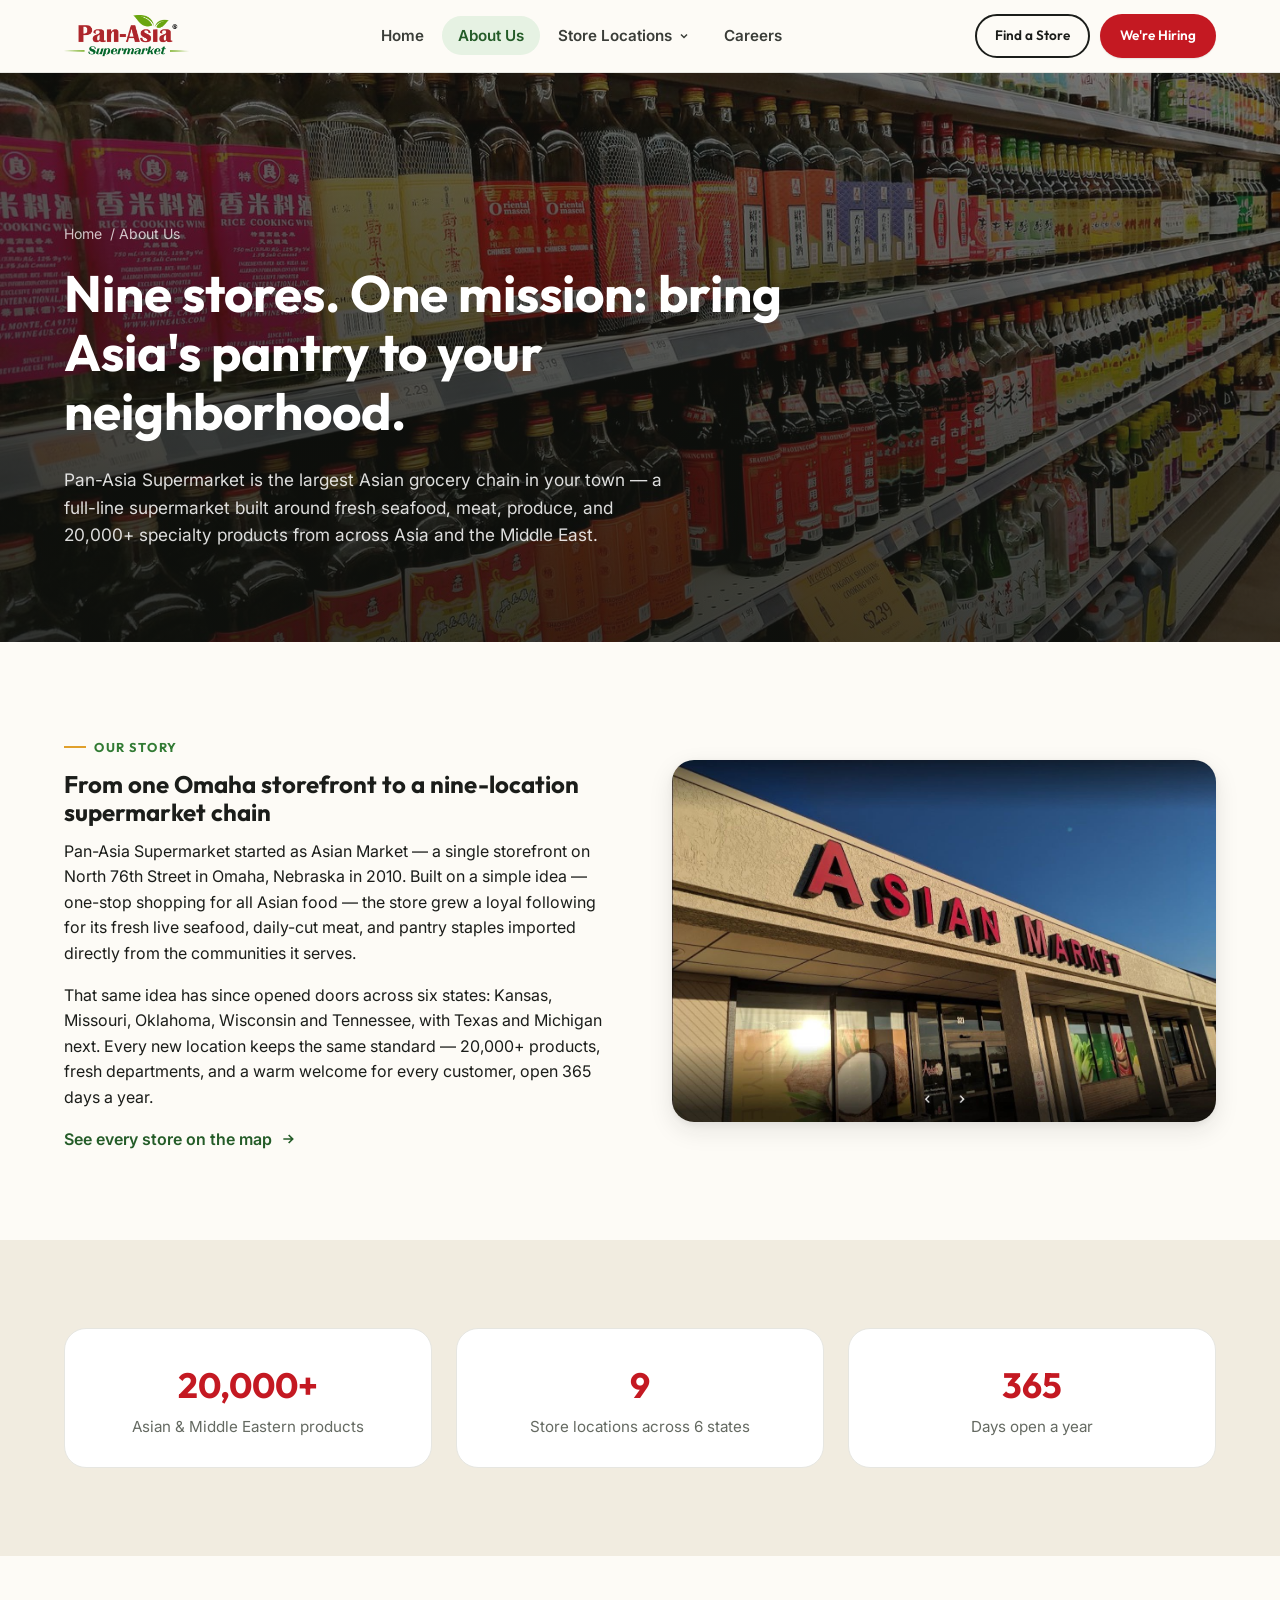
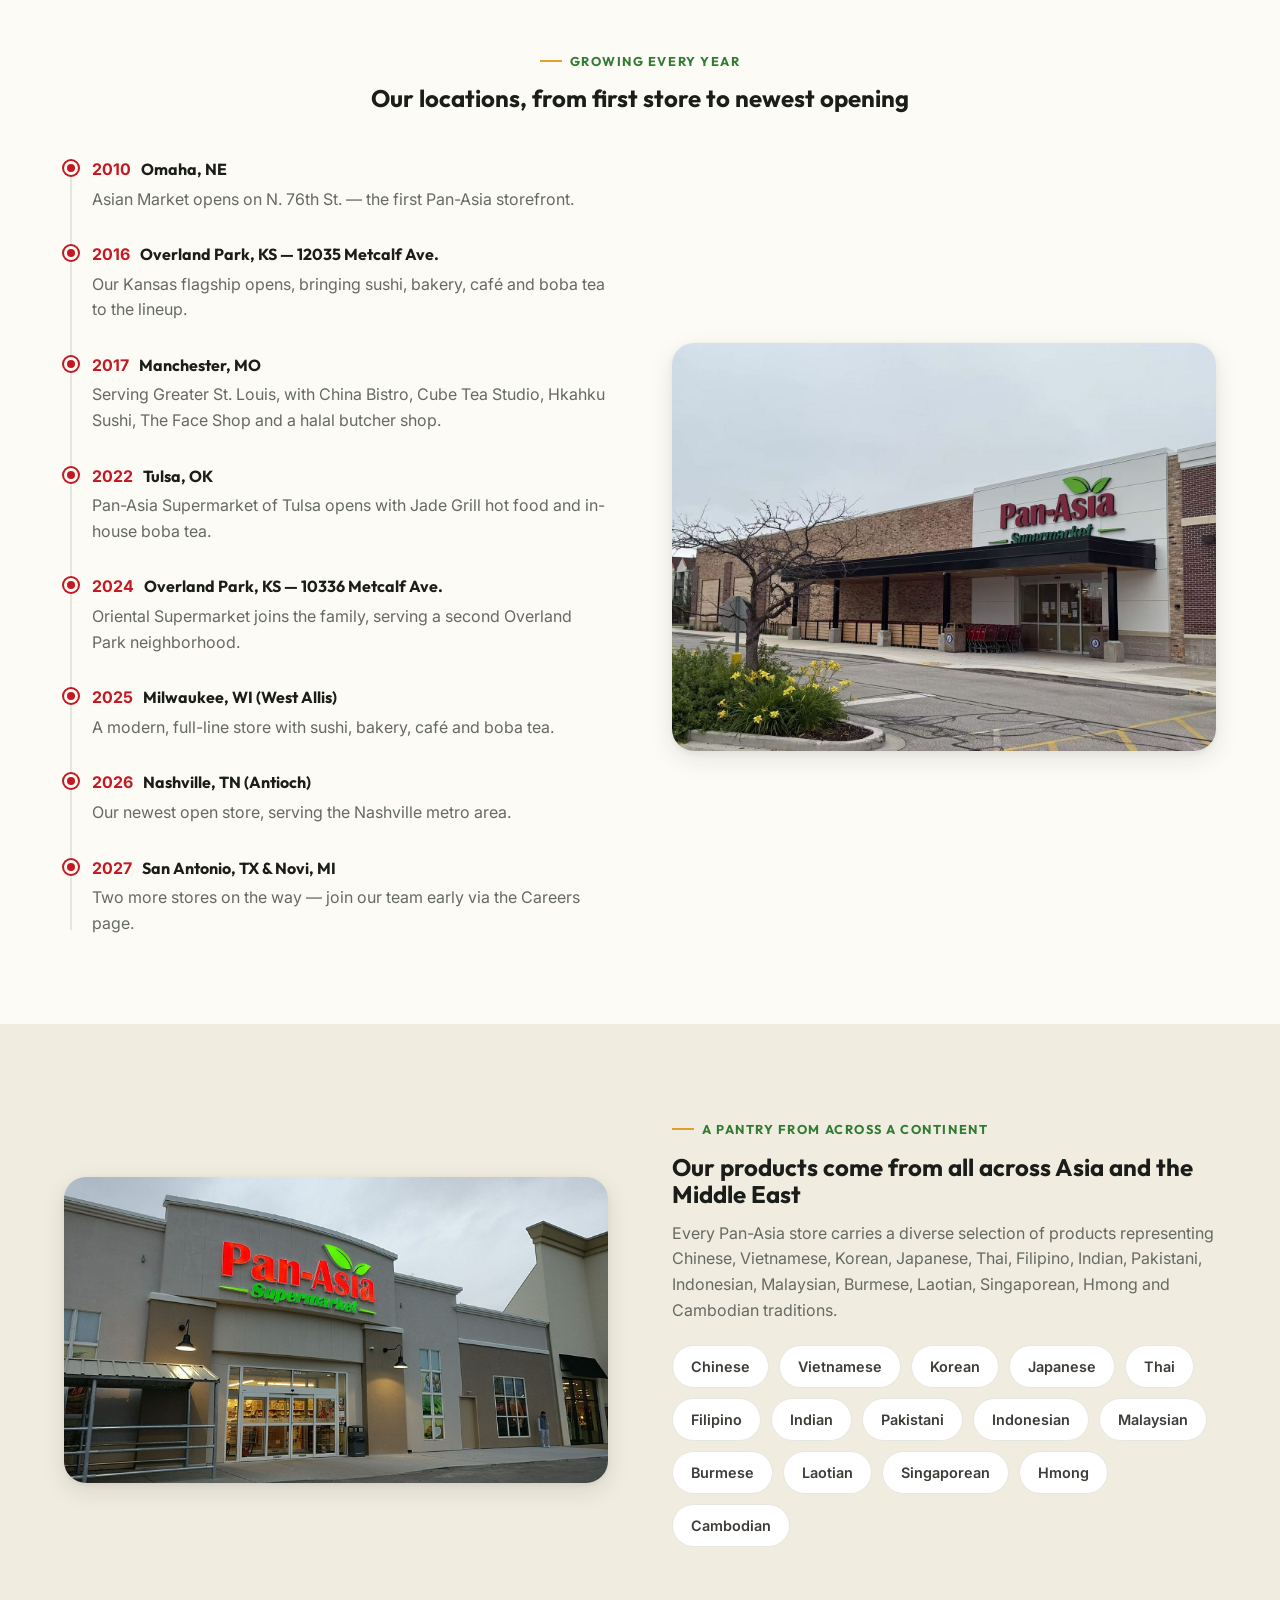
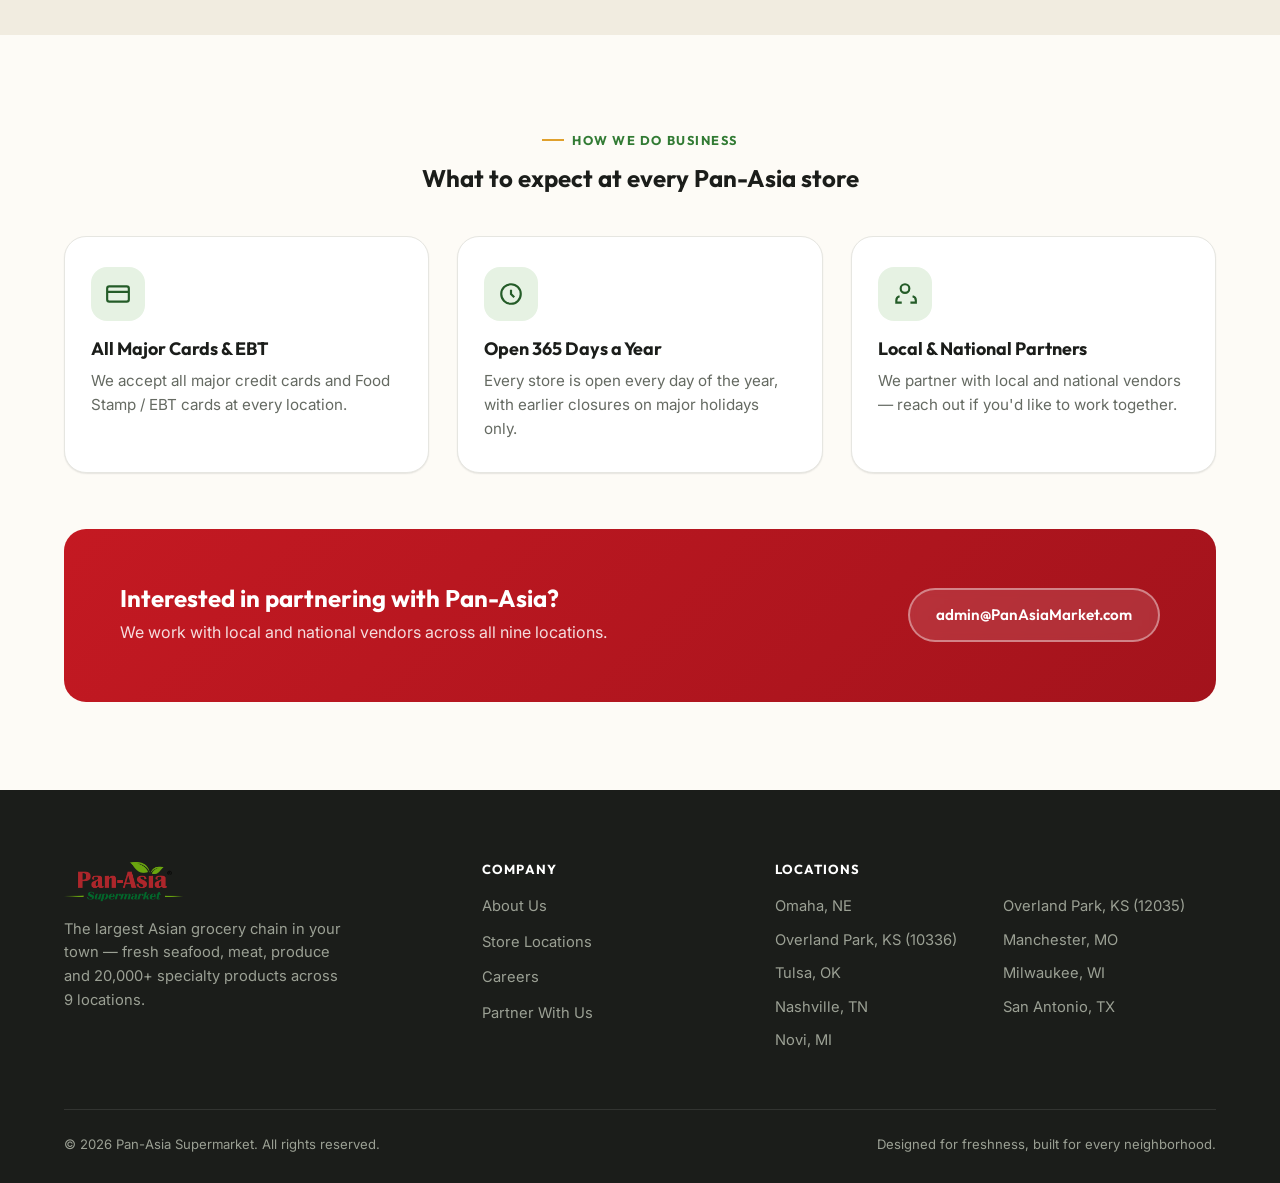
<file: about.html>
<!DOCTYPE html>
<html lang="en">
<head>
<meta charset="UTF-8">
<meta name="viewport" content="width=device-width, initial-scale=1.0">
<title>About Us | Pan-Asia Supermarket</title>
<meta name="description" content="From one Omaha storefront in 2010 to nine Asian grocery supermarkets across six states — learn the Pan-Asia Supermarket story.">
<link rel="icon" href="assets/images/panasiafavicon.jpg">
<link rel="stylesheet" href="css/styles.css">
</head>
<body>

<header class="site-header">
  <div class="header-inner">
    <a class="brand" href="index.html"><img src="assets/images/panasialogo-r.png" alt="Pan-Asia Supermarket logo"></a>
    <nav class="nav-desktop" aria-label="Primary">
      <ul>
        <li><a class="nav-link" href="index.html">Home</a></li>
        <li><a class="nav-link is-active" href="about.html">About Us</a></li>
        <li class="nav-item-dropdown">
          <a class="nav-link" href="locations.html">Store Locations
            <svg class="chev" width="12" height="12" viewBox="0 0 24 24" fill="none" stroke="currentColor" stroke-width="3"><path d="M6 9l6 6 6-6"/></svg>
          </a>
          <div class="dropdown-panel">
            <a class="dropdown-link" href="locations/omaha.html"><strong>Omaha, NE</strong><span>Asian Market · since 2010</span></a>
            <a class="dropdown-link" href="locations/overland-park-12035.html"><strong>Overland Park, KS</strong><span>12035 Metcalf Ave.</span></a>
            <a class="dropdown-link" href="locations/overland-park-10336.html"><strong>Overland Park, KS</strong><span>10336 Metcalf Ave. · Oriental Supermarket</span></a>
            <a class="dropdown-link" href="locations/manchester.html"><strong>Manchester, MO</strong><span>Greater St. Louis · since 2017</span></a>
            <a class="dropdown-link" href="locations/tulsa.html"><strong>Tulsa, OK</strong><span>since 2022</span></a>
            <a class="dropdown-link" href="locations/milwaukee.html"><strong>Milwaukee, WI</strong><span>West Allis · since 2025</span></a>
            <a class="dropdown-link" href="locations/nashville.html"><strong>Nashville, TN</strong><span>Antioch · since 2026</span></a>
            <a class="dropdown-link" href="locations/san-antonio.html"><strong>San Antonio, TX</strong><span class="tag-soon">Opening early 2027</span></a>
            <a class="dropdown-link" href="locations/novi.html"><strong>Novi, MI</strong><span class="tag-soon">Opening 2027</span></a>
          </div>
        </li>
        <li><a class="nav-link" href="employment.html">Careers</a></li>
      </ul>
    </nav>
    <div class="header-cta">
      <a class="btn btn-outline btn-sm" href="locations.html">Find a Store</a>
      <a class="btn btn-primary btn-sm" href="employment.html">We're Hiring</a>
    </div>
    <button class="nav-toggle" data-nav-toggle aria-label="Open menu">
      <svg viewBox="0 0 24 24" fill="none" stroke="currentColor" stroke-width="2"><path d="M3 6h18M3 12h18M3 18h18"/></svg>
    </button>
  </div>
</header>

<div class="nav-mobile" data-nav-mobile>
  <div class="nav-mobile-head">
    <img src="assets/images/panasialogo-r.png" alt="Pan-Asia Supermarket" style="height:34px;">
    <button class="nav-toggle" data-nav-close aria-label="Close menu">
      <svg viewBox="0 0 24 24" fill="none" stroke="currentColor" stroke-width="2"><path d="M6 6l12 12M6 18L18 6"/></svg>
    </button>
  </div>
  <div class="nav-mobile-body">
    <a class="nav-mobile-link" href="index.html">Home</a>
    <a class="nav-mobile-link" href="about.html">About Us</a>
    <a class="nav-mobile-link" href="locations.html">Store Locations</a>
    <a class="nav-mobile-link" href="employment.html">Careers</a>
    <div style="margin-top:24px; display:flex; flex-direction:column; gap:12px;">
      <a class="btn btn-outline btn-block" href="locations.html">Find a Store</a>
      <a class="btn btn-primary btn-block" href="employment.html">We're Hiring</a>
    </div>
  </div>
</div>

<section class="page-hero" style="background-image:url('assets/images/hero-8.jpg');">
  <div class="container">
    <div class="breadcrumb"><a href="index.html">Home</a> / About Us</div>
    <h1>Nine stores. One mission: bring Asia's pantry to your neighborhood.</h1>
    <p class="lead">Pan-Asia Supermarket is the largest Asian grocery chain in your town — a full-line supermarket built around fresh seafood, meat, produce, and 20,000+ specialty products from across Asia and the Middle East.</p>
  </div>
</section>

<section class="section">
  <div class="container">
    <div class="split">
      <div data-reveal>
        <div class="eyebrow">Our story</div>
        <h2>From one Omaha storefront to a nine-location supermarket chain</h2>
        <p>Pan-Asia Supermarket started as Asian Market — a single storefront on North 76th Street in Omaha, Nebraska in 2010. Built on a simple idea — one-stop shopping for all Asian food — the store grew a loyal following for its fresh live seafood, daily-cut meat, and pantry staples imported directly from the communities it serves.</p>
        <p>That same idea has since opened doors across six states: Kansas, Missouri, Oklahoma, Wisconsin and Tennessee, with Texas and Michigan next. Every new location keeps the same standard — 20,000+ products, fresh departments, and a warm welcome for every customer, open 365 days a year.</p>
        <a class="back-link" href="locations.html">See every store on the map
          <svg viewBox="0 0 24 24" fill="none" stroke="currentColor" stroke-width="2.5"><path d="M5 12h14M13 6l6 6-6 6"/></svg>
        </a>
      </div>
      <div class="split-media" data-reveal>
        <img src="assets/images/hero-4.jpg" alt="Asian Market, Pan-Asia Supermarket's original Omaha, NE storefront">
      </div>
    </div>
  </div>
</section>

<section class="section section--alt">
  <div class="container">
    <div class="stat-row" data-reveal>
      <div class="stat-block"><strong>20,000+</strong><span>Asian &amp; Middle Eastern products</span></div>
      <div class="stat-block"><strong>9</strong><span>Store locations across 6 states</span></div>
      <div class="stat-block"><strong>365</strong><span>Days open a year</span></div>
    </div>
  </div>
</section>

<section class="section">
  <div class="container">
    <div class="section-head section-head--center">
      <div class="eyebrow">Growing every year</div>
      <h2>Our locations, from first store to newest opening</h2>
    </div>
    <div class="split">
      <div class="timeline" data-reveal>
        <div class="timeline-item">
          <span class="timeline-year">2010</span><strong>Omaha, NE</strong>
          <p>Asian Market opens on N. 76th St. — the first Pan-Asia storefront.</p>
        </div>
        <div class="timeline-item">
          <span class="timeline-year">2016</span><strong>Overland Park, KS — 12035 Metcalf Ave.</strong>
          <p>Our Kansas flagship opens, bringing sushi, bakery, café and boba tea to the lineup.</p>
        </div>
        <div class="timeline-item">
          <span class="timeline-year">2017</span><strong>Manchester, MO</strong>
          <p>Serving Greater St. Louis, with China Bistro, Cube Tea Studio, Hkahku Sushi, The Face Shop and a halal butcher shop.</p>
        </div>
        <div class="timeline-item">
          <span class="timeline-year">2022</span><strong>Tulsa, OK</strong>
          <p>Pan-Asia Supermarket of Tulsa opens with Jade Grill hot food and in-house boba tea.</p>
        </div>
        <div class="timeline-item">
          <span class="timeline-year">2024</span><strong>Overland Park, KS — 10336 Metcalf Ave.</strong>
          <p>Oriental Supermarket joins the family, serving a second Overland Park neighborhood.</p>
        </div>
        <div class="timeline-item">
          <span class="timeline-year">2025</span><strong>Milwaukee, WI (West Allis)</strong>
          <p>A modern, full-line store with sushi, bakery, café and boba tea.</p>
        </div>
        <div class="timeline-item">
          <span class="timeline-year">2026</span><strong>Nashville, TN (Antioch)</strong>
          <p>Our newest open store, serving the Nashville metro area.</p>
        </div>
        <div class="timeline-item">
          <span class="timeline-year">2027</span><strong>San Antonio, TX &amp; Novi, MI</strong>
          <p>Two more stores on the way — join our team early via the Careers page.</p>
        </div>
      </div>
      <div class="split-media" data-reveal>
        <img src="assets/images/hero-2.jpg" alt="Pan-Asia Supermarket storefront exterior">
      </div>
    </div>
  </div>
</section>

<section class="section section--alt">
  <div class="container">
    <div class="split">
      <div class="split-media" data-reveal>
        <img src="assets/images/hero-1.jpg" alt="Grocery aisle stocked with Korean sauces and pantry staples">
      </div>
      <div data-reveal>
        <div class="eyebrow">A pantry from across a continent</div>
        <h2>Our products come from all across Asia and the Middle East</h2>
        <p class="color-muted">Every Pan-Asia store carries a diverse selection of products representing Chinese, Vietnamese, Korean, Japanese, Thai, Filipino, Indian, Pakistani, Indonesian, Malaysian, Burmese, Laotian, Singaporean, Hmong and Cambodian traditions.</p>
        <div class="pill-list" style="margin-top:22px;">
          <span class="pill">Chinese</span><span class="pill">Vietnamese</span><span class="pill">Korean</span>
          <span class="pill">Japanese</span><span class="pill">Thai</span><span class="pill">Filipino</span>
          <span class="pill">Indian</span><span class="pill">Pakistani</span><span class="pill">Indonesian</span>
          <span class="pill">Malaysian</span><span class="pill">Burmese</span><span class="pill">Laotian</span>
          <span class="pill">Singaporean</span><span class="pill">Hmong</span><span class="pill">Cambodian</span>
        </div>
      </div>
    </div>
  </div>
</section>

<section class="section">
  <div class="container">
    <div class="section-head section-head--center">
      <div class="eyebrow">How we do business</div>
      <h2>What to expect at every Pan-Asia store</h2>
    </div>
    <div class="grid grid-3">
      <div class="card feature-card" data-reveal>
        <div class="feature-icon"><svg viewBox="0 0 24 24" fill="none" stroke="currentColor" stroke-width="2"><rect x="2" y="5" width="20" height="14" rx="2"/><path d="M2 10h20"/></svg></div>
        <h3>All Major Cards &amp; EBT</h3>
        <p>We accept all major credit cards and Food Stamp / EBT cards at every location.</p>
      </div>
      <div class="card feature-card" data-reveal>
        <div class="feature-icon"><svg viewBox="0 0 24 24" fill="none" stroke="currentColor" stroke-width="2"><path d="M12 8v4l3 3"/><circle cx="12" cy="12" r="9"/></svg></div>
        <h3>Open 365 Days a Year</h3>
        <p>Every store is open every day of the year, with earlier closures on major holidays only.</p>
      </div>
      <div class="card feature-card" data-reveal>
        <div class="feature-icon"><svg viewBox="0 0 24 24" fill="none" stroke="currentColor" stroke-width="2"><path d="M17 20h5v-2a4 4 0 0 0-3-3.87M9 20H4v-2a4 4 0 0 1 3-3.87m5-3.13a4 4 0 1 0 0-8 4 4 0 0 0 0 8z"/></svg></div>
        <h3>Local &amp; National Partners</h3>
        <p>We partner with local and national vendors — reach out if you'd like to work together.</p>
      </div>
    </div>
    <div class="cta-banner" style="margin-top:56px;" data-reveal>
      <div>
        <h2>Interested in partnering with Pan-Asia?</h2>
        <p>We work with local and national vendors across all nine locations.</p>
      </div>
      <a class="btn btn-ghost-light" href="mailto:admin@panasiamarket.com">admin@PanAsiaMarket.com</a>
    </div>
  </div>
</section>

<footer class="site-footer">
  <div class="container">
    <div class="footer-grid">
      <div class="footer-brand">
        <img src="assets/images/panasialogo-r.png" alt="Pan-Asia Supermarket">
        <p>The largest Asian grocery chain in your town — fresh seafood, meat, produce and 20,000+ specialty products across 9 locations.</p>
      </div>
      <div class="footer-col">
        <h4>Company</h4>
        <ul>
          <li><a href="about.html">About Us</a></li>
          <li><a href="locations.html">Store Locations</a></li>
          <li><a href="employment.html">Careers</a></li>
          <li><a href="mailto:admin@panasiamarket.com">Partner With Us</a></li>
        </ul>
      </div>
      <div class="footer-col">
        <h4>Locations</h4>
        <ul class="footer-locations-grid"><li><a href="locations/omaha.html">Omaha, NE</a></li><li><a href="locations/overland-park-12035.html">Overland Park, KS (12035)</a></li><li><a href="locations/overland-park-10336.html">Overland Park, KS (10336)</a></li><li><a href="locations/manchester.html">Manchester, MO</a></li><li><a href="locations/tulsa.html">Tulsa, OK</a></li><li><a href="locations/milwaukee.html">Milwaukee, WI</a></li><li><a href="locations/nashville.html">Nashville, TN</a></li><li><a href="locations/san-antonio.html">San Antonio, TX</a></li><li><a href="locations/novi.html">Novi, MI</a></li></ul>
      </div>
    </div>
    <div class="footer-bottom">
      <span>© <span data-year>2026</span> Pan-Asia Supermarket. All rights reserved.</span>
      <span>Designed for freshness, built for every neighborhood.</span>
    </div>
  </div>
</footer>

<script src="js/main.js"></script>
</body>
</html>
</file>
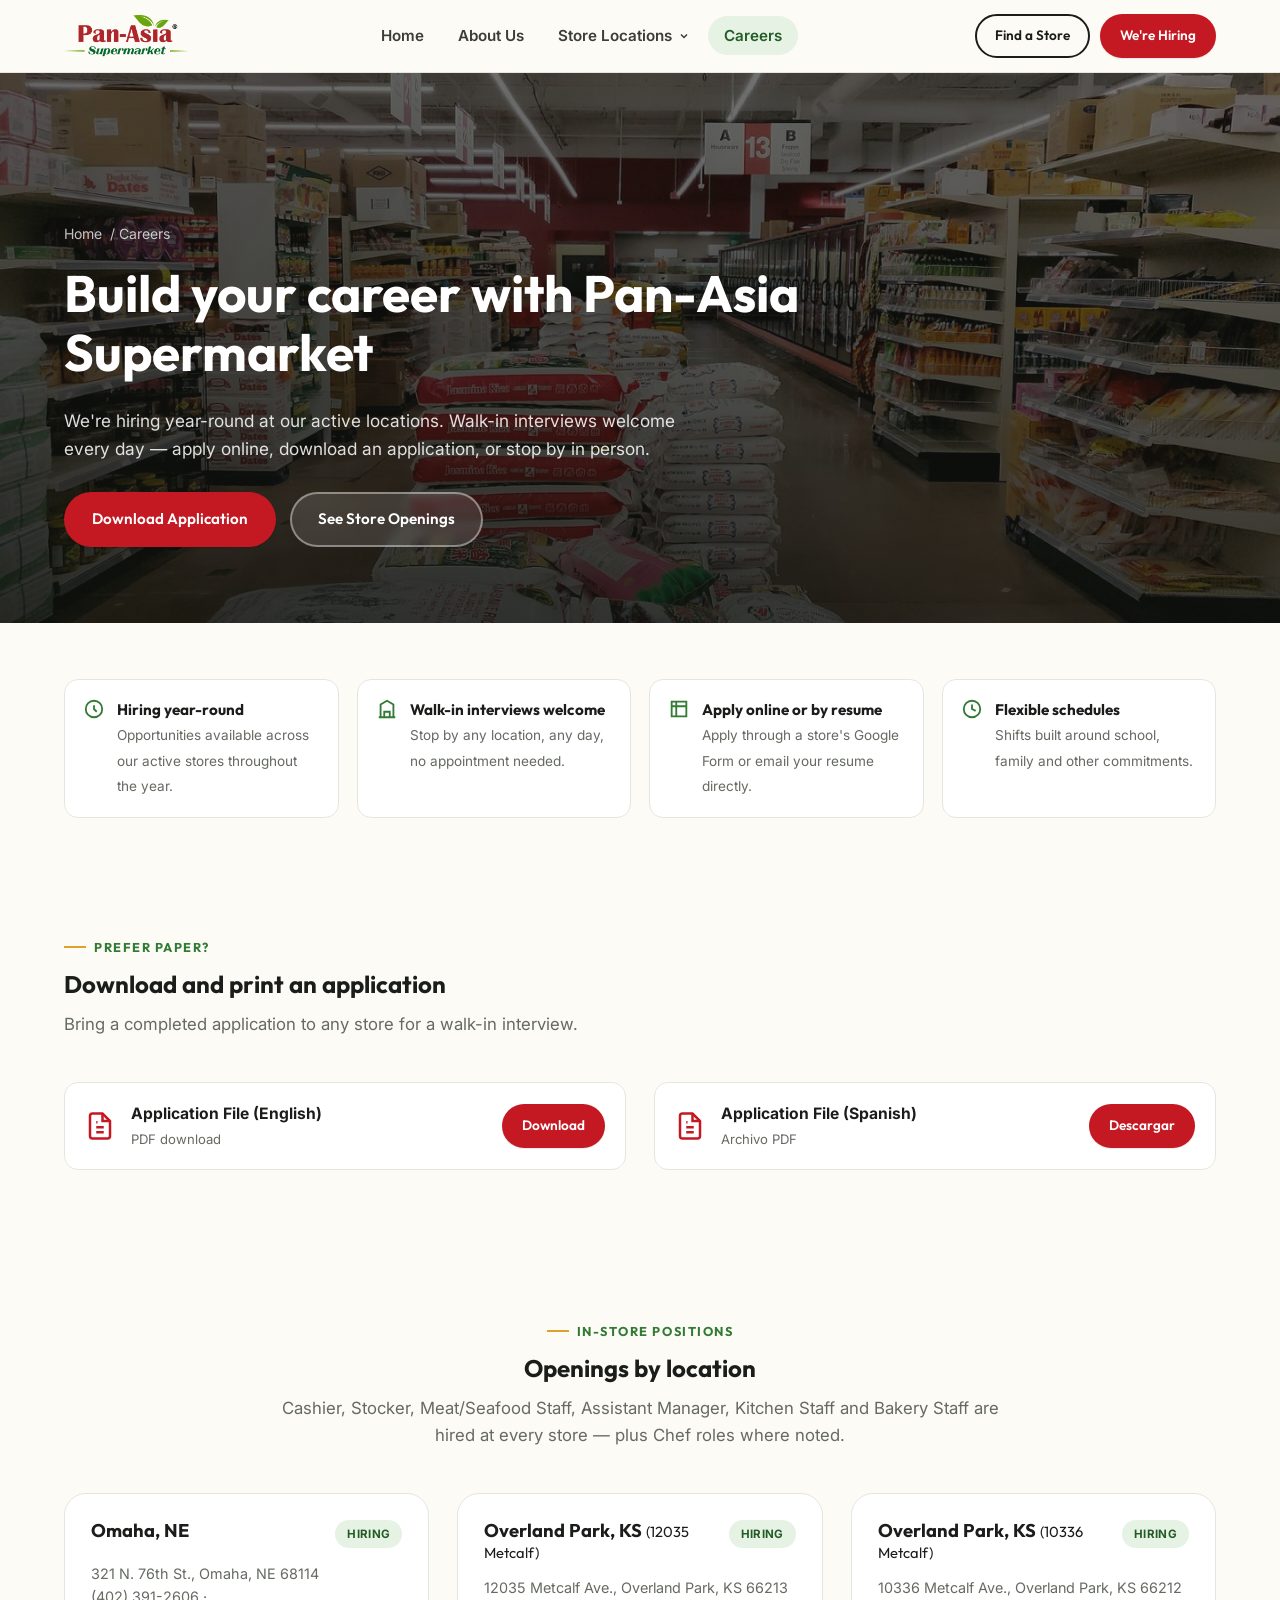
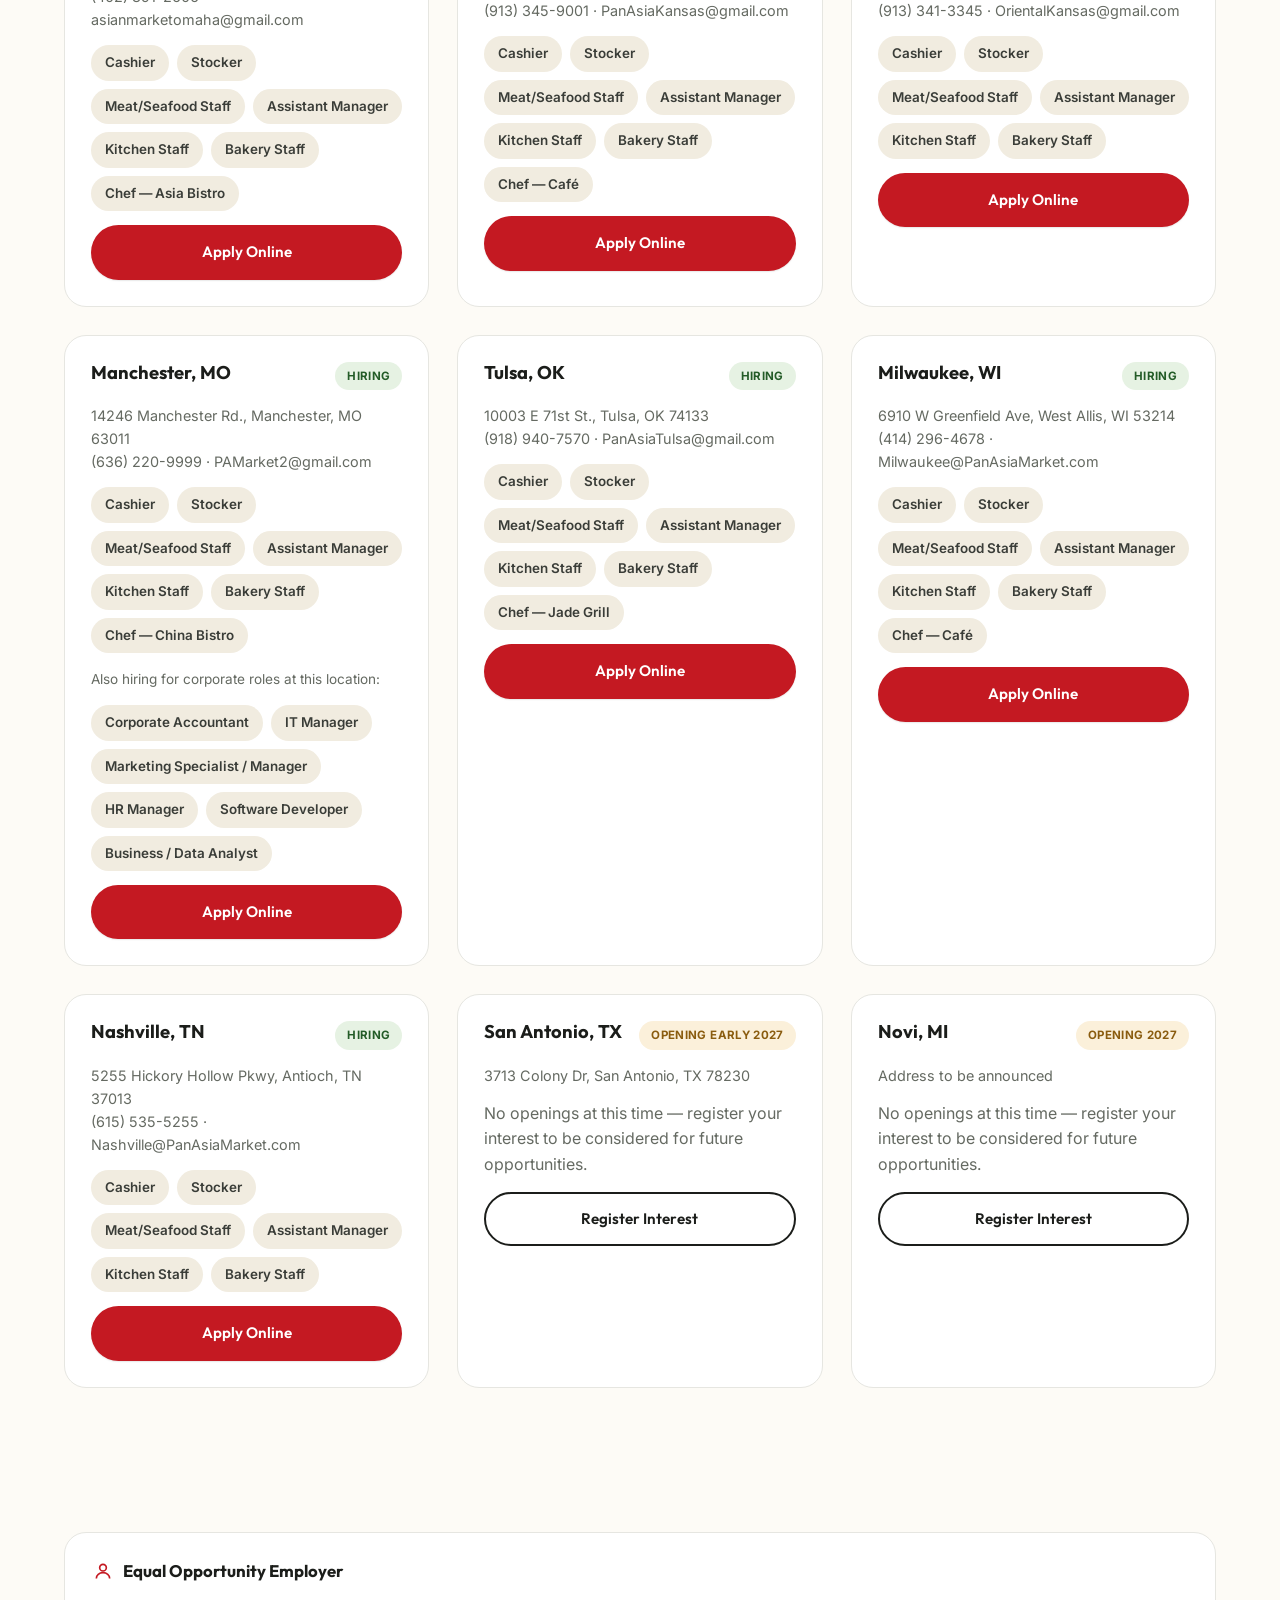
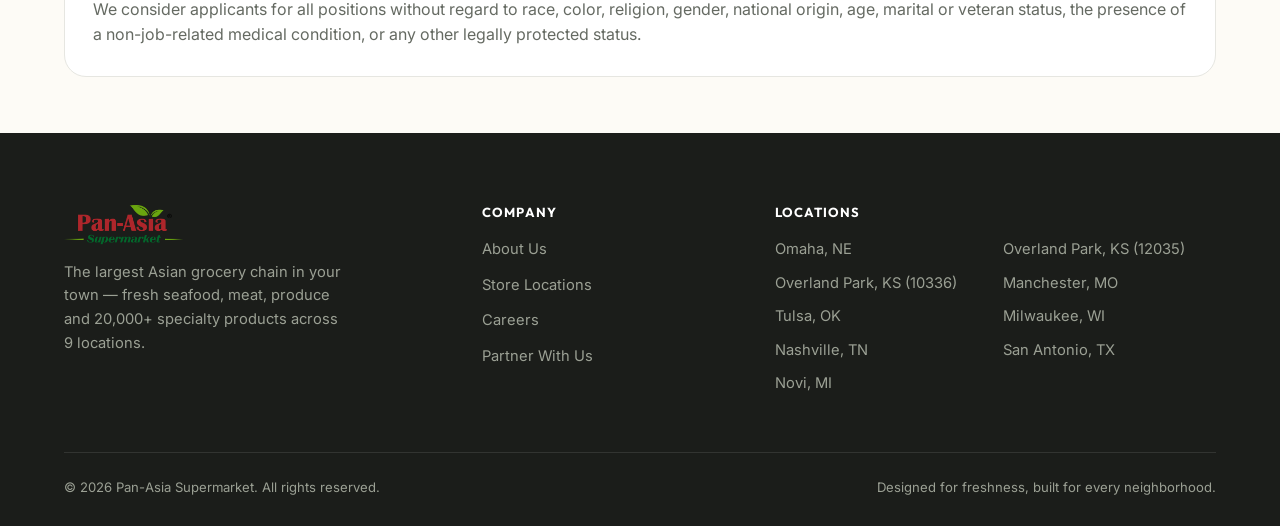
<file: employment.html>
<!DOCTYPE html>
<html lang="en">
<head>
<meta charset="UTF-8">
<meta name="viewport" content="width=device-width, initial-scale=1.0">
<title>Careers | Pan-Asia Supermarket</title>
<meta name="description" content="Join Pan-Asia Supermarket. Hiring all year round across 7 open locations — walk-in interviews welcome, apply online or download our application.">
<link rel="icon" href="assets/images/panasiafavicon.jpg">
<link rel="stylesheet" href="css/styles.css">
</head>
<body>

<header class="site-header">
  <div class="header-inner">
    <a class="brand" href="index.html"><img src="assets/images/panasialogo-r.png" alt="Pan-Asia Supermarket logo"></a>
    <nav class="nav-desktop" aria-label="Primary">
      <ul>
        <li><a class="nav-link" href="index.html">Home</a></li>
        <li><a class="nav-link" href="about.html">About Us</a></li>
        <li class="nav-item-dropdown">
          <a class="nav-link" href="locations.html">Store Locations
            <svg class="chev" width="12" height="12" viewBox="0 0 24 24" fill="none" stroke="currentColor" stroke-width="3"><path d="M6 9l6 6 6-6"/></svg>
          </a>
          <div class="dropdown-panel">
            <a class="dropdown-link" href="locations/omaha.html"><strong>Omaha, NE</strong><span>Asian Market · since 2010</span></a>
            <a class="dropdown-link" href="locations/overland-park-12035.html"><strong>Overland Park, KS</strong><span>12035 Metcalf Ave.</span></a>
            <a class="dropdown-link" href="locations/overland-park-10336.html"><strong>Overland Park, KS</strong><span>10336 Metcalf Ave. · Oriental Supermarket</span></a>
            <a class="dropdown-link" href="locations/manchester.html"><strong>Manchester, MO</strong><span>Greater St. Louis · since 2017</span></a>
            <a class="dropdown-link" href="locations/tulsa.html"><strong>Tulsa, OK</strong><span>since 2022</span></a>
            <a class="dropdown-link" href="locations/milwaukee.html"><strong>Milwaukee, WI</strong><span>West Allis · since 2025</span></a>
            <a class="dropdown-link" href="locations/nashville.html"><strong>Nashville, TN</strong><span>Antioch · since 2026</span></a>
            <a class="dropdown-link" href="locations/san-antonio.html"><strong>San Antonio, TX</strong><span class="tag-soon">Opening early 2027</span></a>
            <a class="dropdown-link" href="locations/novi.html"><strong>Novi, MI</strong><span class="tag-soon">Opening 2027</span></a>
          </div>
        </li>
        <li><a class="nav-link is-active" href="employment.html">Careers</a></li>
      </ul>
    </nav>
    <div class="header-cta">
      <a class="btn btn-outline btn-sm" href="locations.html">Find a Store</a>
      <a class="btn btn-primary btn-sm" href="#apply">We're Hiring</a>
    </div>
    <button class="nav-toggle" data-nav-toggle aria-label="Open menu">
      <svg viewBox="0 0 24 24" fill="none" stroke="currentColor" stroke-width="2"><path d="M3 6h18M3 12h18M3 18h18"/></svg>
    </button>
  </div>
</header>

<div class="nav-mobile" data-nav-mobile>
  <div class="nav-mobile-head">
    <img src="assets/images/panasialogo-r.png" alt="Pan-Asia Supermarket" style="height:34px;">
    <button class="nav-toggle" data-nav-close aria-label="Close menu">
      <svg viewBox="0 0 24 24" fill="none" stroke="currentColor" stroke-width="2"><path d="M6 6l12 12M6 18L18 6"/></svg>
    </button>
  </div>
  <div class="nav-mobile-body">
    <a class="nav-mobile-link" href="index.html">Home</a>
    <a class="nav-mobile-link" href="about.html">About Us</a>
    <a class="nav-mobile-link" href="locations.html">Store Locations</a>
    <a class="nav-mobile-link" href="employment.html">Careers</a>
    <div style="margin-top:24px; display:flex; flex-direction:column; gap:12px;">
      <a class="btn btn-outline btn-block" href="locations.html">Find a Store</a>
      <a class="btn btn-primary btn-block" href="#apply">We're Hiring</a>
    </div>
  </div>
</div>

<section class="page-hero" style="background-image:url('assets/images/hero-10.jpg');">
  <div class="container">
    <div class="breadcrumb"><a href="index.html">Home</a> / Careers</div>
    <h1>Build your career with Pan-Asia Supermarket</h1>
    <p class="lead">We're hiring year-round at our active locations. Walk-in interviews welcome every day — apply online, download an application, or stop by in person.</p>
    <div class="hero-actions">
      <a class="btn btn-primary" href="#apply">Download Application</a>
      <a class="btn btn-ghost-light" href="#stores">See Store Openings</a>
    </div>
  </div>
</section>

<section class="section--tight">
  <div class="container">
    <div class="perk-row" data-reveal>
      <div class="perk">
        <svg viewBox="0 0 24 24" fill="none" stroke="currentColor" stroke-width="2"><path d="M12 8v4l3 3"/><circle cx="12" cy="12" r="9"/></svg>
        <div><strong>Hiring year-round</strong><span>Opportunities available across our active stores throughout the year.</span></div>
      </div>
      <div class="perk">
        <svg viewBox="0 0 24 24" fill="none" stroke="currentColor" stroke-width="2"><path d="M3 21h18M5 21V7l7-4 7 4v14M9 21v-6h6v6"/></svg>
        <div><strong>Walk-in interviews welcome</strong><span>Stop by any location, any day, no appointment needed.</span></div>
      </div>
      <div class="perk">
        <svg viewBox="0 0 24 24" fill="none" stroke="currentColor" stroke-width="2"><path d="M4 4h16v16H4z"/><path d="M4 9h16M9 4v16"/></svg>
        <div><strong>Apply online or by resume</strong><span>Apply through a store's Google Form or email your resume directly.</span></div>
      </div>
      <div class="perk">
        <svg viewBox="0 0 24 24" fill="none" stroke="currentColor" stroke-width="2"><circle cx="12" cy="12" r="9"/><path d="M12 7v5l4 2"/></svg>
        <div><strong>Flexible schedules</strong><span>Shifts built around school, family and other commitments.</span></div>
      </div>
    </div>
  </div>
</section>

<!-- Application downloads -->
<section class="section--tight" id="apply">
  <div class="container">
    <div class="section-head">
      <div class="eyebrow">Prefer paper?</div>
      <h2>Download and print an application</h2>
      <p>Bring a completed application to any store for a walk-in interview.</p>
    </div>
    <div class="grid grid-2">
      <div class="doc-download" data-reveal>
        <svg viewBox="0 0 24 24" fill="none" stroke="currentColor" stroke-width="2"><path d="M14 2H6a2 2 0 0 0-2 2v16a2 2 0 0 0 2 2h12a2 2 0 0 0 2-2V8z"/><path d="M14 2v6h6M9 13h6M9 17h6M9 9h1"/></svg>
        <div><strong>Application File (English)</strong><span>PDF download</span></div>
        <a class="btn btn-primary btn-sm" href="https://nebula.wsimg.com/dada88bcee5e4b6735b39484ee946d58?AccessKeyId=74F373F759FB5B78BCC8&disposition=0&alloworigin=1" target="_blank" rel="noopener">Download</a>
      </div>
      <div class="doc-download" data-reveal>
        <svg viewBox="0 0 24 24" fill="none" stroke="currentColor" stroke-width="2"><path d="M14 2H6a2 2 0 0 0-2 2v16a2 2 0 0 0 2 2h12a2 2 0 0 0 2-2V8z"/><path d="M14 2v6h6M9 13h6M9 17h6M9 9h1"/></svg>
        <div><strong>Application File (Spanish)</strong><span>Archivo PDF</span></div>
        <a class="btn btn-primary btn-sm" href="https://nebula.wsimg.com/02bb03bfd777dec1d83e5ca2f2322f2b?AccessKeyId=74F373F759FB5B78BCC8&disposition=0&alloworigin=1" target="_blank" rel="noopener">Descargar</a>
      </div>
    </div>
  </div>
</section>

<!-- Store-level openings -->
<section class="section" id="stores">
  <div class="container">
    <div class="section-head section-head--center">
      <div class="eyebrow">In-store positions</div>
      <h2>Openings by location</h2>
      <p>Cashier, Stocker, Meat/Seafood Staff, Assistant Manager, Kitchen Staff and Bakery Staff are hired at every store — plus Chef roles where noted.</p>
    </div>

    <div class="grid grid-3" style="align-items:stretch;">

      <div class="job-card" data-reveal>
        <div class="job-card-head"><h3>Omaha, NE</h3><span class="badge badge-open">Hiring</span></div>
        <span class="color-muted" style="font-size:0.9rem;">321 N. 76th St., Omaha, NE 68114<br>(402) 391-2606 · asianmarketomaha@gmail.com</span>
        <div class="position-list">
          <span class="position-chip">Cashier</span><span class="position-chip">Stocker</span><span class="position-chip">Meat/Seafood Staff</span><span class="position-chip">Assistant Manager</span><span class="position-chip">Kitchen Staff</span><span class="position-chip">Bakery Staff</span><span class="position-chip">Chef — Asia Bistro</span>
        </div>
        <a class="btn btn-primary btn-block" href="https://docs.google.com/forms/d/1QfgeqlTwi9KZdfq7MPmSGV2q_AFLUQQDCKXUl0NytFM/viewform" target="_blank" rel="noopener">Apply Online</a>
      </div>

      <div class="job-card" data-reveal>
        <div class="job-card-head"><h3>Overland Park, KS <span style="font-weight:400;font-size:0.8em;">(12035 Metcalf)</span></h3><span class="badge badge-open">Hiring</span></div>
        <span class="color-muted" style="font-size:0.9rem;">12035 Metcalf Ave., Overland Park, KS 66213<br>(913) 345-9001 · PanAsiaKansas@gmail.com</span>
        <div class="position-list">
          <span class="position-chip">Cashier</span><span class="position-chip">Stocker</span><span class="position-chip">Meat/Seafood Staff</span><span class="position-chip">Assistant Manager</span><span class="position-chip">Kitchen Staff</span><span class="position-chip">Bakery Staff</span><span class="position-chip">Chef — Café</span>
        </div>
        <a class="btn btn-primary btn-block" href="https://docs.google.com/forms/d/1OJLPezBhRrxGj7rfa7PMu_tRhgiJ7G7_CvMh8ncsm3k/viewform" target="_blank" rel="noopener">Apply Online</a>
      </div>

      <div class="job-card" data-reveal>
        <div class="job-card-head"><h3>Overland Park, KS <span style="font-weight:400;font-size:0.8em;">(10336 Metcalf)</span></h3><span class="badge badge-open">Hiring</span></div>
        <span class="color-muted" style="font-size:0.9rem;">10336 Metcalf Ave., Overland Park, KS 66212<br>(913) 341-3345 · OrientalKansas@gmail.com</span>
        <div class="position-list">
          <span class="position-chip">Cashier</span><span class="position-chip">Stocker</span><span class="position-chip">Meat/Seafood Staff</span><span class="position-chip">Assistant Manager</span><span class="position-chip">Kitchen Staff</span><span class="position-chip">Bakery Staff</span>
        </div>
        <a class="btn btn-primary btn-block" href="https://docs.google.com/forms/d/1C7PHJhChPiFpeoPLNsBGrhaLHBL7NEM4h2Tmqt-QXhc/viewform" target="_blank" rel="noopener">Apply Online</a>
      </div>

      <div class="job-card" data-reveal>
        <div class="job-card-head"><h3>Manchester, MO</h3><span class="badge badge-open">Hiring</span></div>
        <span class="color-muted" style="font-size:0.9rem;">14246 Manchester Rd., Manchester, MO 63011<br>(636) 220-9999 · PAMarket2@gmail.com</span>
        <div class="position-list">
          <span class="position-chip">Cashier</span><span class="position-chip">Stocker</span><span class="position-chip">Meat/Seafood Staff</span><span class="position-chip">Assistant Manager</span><span class="position-chip">Kitchen Staff</span><span class="position-chip">Bakery Staff</span><span class="position-chip">Chef — China Bistro</span>
        </div>
        <p class="color-muted" style="margin:2px 0 0;font-size:0.85rem;">Also hiring for corporate roles at this location:</p>
        <div class="position-list">
          <span class="position-chip">Corporate Accountant</span><span class="position-chip">IT Manager</span><span class="position-chip">Marketing Specialist / Manager</span><span class="position-chip">HR Manager</span><span class="position-chip">Software Developer</span><span class="position-chip">Business / Data Analyst</span>
        </div>
        <a class="btn btn-primary btn-block" href="https://docs.google.com/forms/d/1SVz23_ChLBZvmvADWcMtngB35kdssdt3lF8etDyekRY/viewform" target="_blank" rel="noopener">Apply Online</a>
      </div>

      <div class="job-card" data-reveal>
        <div class="job-card-head"><h3>Tulsa, OK</h3><span class="badge badge-open">Hiring</span></div>
        <span class="color-muted" style="font-size:0.9rem;">10003 E 71st St., Tulsa, OK 74133<br>(918) 940-7570 · PanAsiaTulsa@gmail.com</span>
        <div class="position-list">
          <span class="position-chip">Cashier</span><span class="position-chip">Stocker</span><span class="position-chip">Meat/Seafood Staff</span><span class="position-chip">Assistant Manager</span><span class="position-chip">Kitchen Staff</span><span class="position-chip">Bakery Staff</span><span class="position-chip">Chef — Jade Grill</span>
        </div>
        <a class="btn btn-primary btn-block" href="https://docs.google.com/forms/d/14-LCqRnPbJa_NFo-Ef6wzgf3vwhbgwYkYeaJ0tYcywA/viewform" target="_blank" rel="noopener">Apply Online</a>
      </div>

      <div class="job-card" data-reveal>
        <div class="job-card-head"><h3>Milwaukee, WI</h3><span class="badge badge-open">Hiring</span></div>
        <span class="color-muted" style="font-size:0.9rem;">6910 W Greenfield Ave, West Allis, WI 53214<br>(414) 296-4678 · Milwaukee@PanAsiaMarket.com</span>
        <div class="position-list">
          <span class="position-chip">Cashier</span><span class="position-chip">Stocker</span><span class="position-chip">Meat/Seafood Staff</span><span class="position-chip">Assistant Manager</span><span class="position-chip">Kitchen Staff</span><span class="position-chip">Bakery Staff</span><span class="position-chip">Chef — Café</span>
        </div>
        <a class="btn btn-primary btn-block" href="https://forms.gle/fvQFVUo1YGgvGS5b7" target="_blank" rel="noopener">Apply Online</a>
      </div>

      <div class="job-card" data-reveal>
        <div class="job-card-head"><h3>Nashville, TN</h3><span class="badge badge-open">Hiring</span></div>
        <span class="color-muted" style="font-size:0.9rem;">5255 Hickory Hollow Pkwy, Antioch, TN 37013<br>(615) 535-5255 · Nashville@PanAsiaMarket.com</span>
        <div class="position-list">
          <span class="position-chip">Cashier</span><span class="position-chip">Stocker</span><span class="position-chip">Meat/Seafood Staff</span><span class="position-chip">Assistant Manager</span><span class="position-chip">Kitchen Staff</span><span class="position-chip">Bakery Staff</span>
        </div>
        <a class="btn btn-primary btn-block" href="https://docs.google.com/forms/d/1a4n_P7llgudLylK4r_NBiNn4OWycwVtKaO_oWoxwEvM/viewform" target="_blank" rel="noopener">Apply Online</a>
      </div>

      <div class="job-card" data-reveal style="opacity:0.85;">
        <div class="job-card-head"><h3>San Antonio, TX</h3><span class="badge badge-soon">Opening Early 2027</span></div>
        <span class="color-muted" style="font-size:0.9rem;">3713 Colony Dr, San Antonio, TX 78230</span>
        <p class="color-muted" style="margin:0;">No openings at this time — register your interest to be considered for future opportunities.</p>
        <a class="btn btn-outline btn-block" href="mailto:admin@panasiamarket.com?subject=San%20Antonio%20store%20-%20future%20hiring%20interest">Register Interest</a>
      </div>

      <div class="job-card" data-reveal style="opacity:0.85;">
        <div class="job-card-head"><h3>Novi, MI</h3><span class="badge badge-soon">Opening 2027</span></div>
        <span class="color-muted" style="font-size:0.9rem;">Address to be announced</span>
        <p class="color-muted" style="margin:0;">No openings at this time — register your interest to be considered for future opportunities.</p>
        <a class="btn btn-outline btn-block" href="mailto:admin@panasiamarket.com?subject=Novi%20store%20-%20future%20hiring%20interest">Register Interest</a>
      </div>

    </div>
  </div>
</section>

<section class="section--tight">
  <div class="container">
    <div class="info-card" data-reveal>
      <h3><svg viewBox="0 0 24 24" fill="none" stroke="currentColor" stroke-width="2"><circle cx="12" cy="8" r="4"/><path d="M4 21c0-4 3.5-7 8-7s8 3 8 7"/></svg>Equal Opportunity Employer</h3>
      <p class="color-muted" style="margin:0;">We consider applicants for all positions without regard to race, color, religion, gender, national origin, age, marital or veteran status, the presence of a non-job-related medical condition, or any other legally protected status.</p>
    </div>
  </div>
</section>

<footer class="site-footer">
  <div class="container">
    <div class="footer-grid">
      <div class="footer-brand">
        <img src="assets/images/panasialogo-r.png" alt="Pan-Asia Supermarket">
        <p>The largest Asian grocery chain in your town — fresh seafood, meat, produce and 20,000+ specialty products across 9 locations.</p>
      </div>
      <div class="footer-col">
        <h4>Company</h4>
        <ul>
          <li><a href="about.html">About Us</a></li>
          <li><a href="locations.html">Store Locations</a></li>
          <li><a href="employment.html">Careers</a></li>
          <li><a href="mailto:admin@panasiamarket.com">Partner With Us</a></li>
        </ul>
      </div>
      <div class="footer-col">
        <h4>Locations</h4>
        <ul class="footer-locations-grid"><li><a href="locations/omaha.html">Omaha, NE</a></li><li><a href="locations/overland-park-12035.html">Overland Park, KS (12035)</a></li><li><a href="locations/overland-park-10336.html">Overland Park, KS (10336)</a></li><li><a href="locations/manchester.html">Manchester, MO</a></li><li><a href="locations/tulsa.html">Tulsa, OK</a></li><li><a href="locations/milwaukee.html">Milwaukee, WI</a></li><li><a href="locations/nashville.html">Nashville, TN</a></li><li><a href="locations/san-antonio.html">San Antonio, TX</a></li><li><a href="locations/novi.html">Novi, MI</a></li></ul>
      </div>
    </div>
    <div class="footer-bottom">
      <span>© <span data-year>2026</span> Pan-Asia Supermarket. All rights reserved.</span>
      <span>Designed for freshness, built for every neighborhood.</span>
    </div>
  </div>
</footer>

<script src="js/main.js"></script>
</body>
</html>
</file>
<file: css/styles.css>
/* =========================================================
   Pan-Asia Supermarket — Design System & Site Styles
   ========================================================= */

@import url("https://fonts.googleapis.com/css2?family=Outfit:wght@500;600;700;800&family=Inter:wght@400;500;600;700&display=swap");

:root {
  /* Brand colors sampled from the Pan-Asia logo */
  --red-700: #a3131c;
  --red-600: #c41922;
  --red-500: #d9202a;
  --red-100: #fbe6e7;

  --green-700: #245c28;
  --green-600: #327b34;
  --green-500: #479a49;
  --green-100: #e6f2e3;

  --gold-500: #e0a02c;
  --gold-100: #fbf0da;

  --ink-900: #1b1d1a;
  --ink-700: #3a3d38;
  --ink-500: #656a62;
  --ink-300: #9ba094;
  --ink-100: #e6e6e1;

  --cream-50: #fdfbf6;
  --cream-100: #f7f2e8;
  --sand-100: #f1ece0;
  --white: #ffffff;

  --shadow-sm: 0 1px 2px rgba(27, 29, 26, 0.06), 0 1px 1px rgba(27, 29, 26, 0.04);
  --shadow-md: 0 8px 24px rgba(27, 29, 26, 0.10), 0 2px 6px rgba(27, 29, 26, 0.06);
  --shadow-lg: 0 24px 48px rgba(27, 29, 26, 0.16), 0 8px 16px rgba(27, 29, 26, 0.08);

  --radius-sm: 8px;
  --radius-md: 14px;
  --radius-lg: 22px;
  --radius-full: 999px;

  --font-display: "Outfit", "Segoe UI", sans-serif;
  --font-body: "Inter", "Segoe UI", sans-serif;

  --container: 1200px;
}

/* ---------- Reset ---------- */
*, *::before, *::after { box-sizing: border-box; }
html { scroll-behavior: smooth; }
body {
  margin: 0;
  font-family: var(--font-body);
  color: var(--ink-900);
  background: var(--cream-50);
  line-height: 1.6;
  -webkit-font-smoothing: antialiased;
}
img { max-width: 100%; display: block; }
a { color: inherit; text-decoration: none; }
ul { list-style: none; margin: 0; padding: 0; }
h1, h2, h3, h4 {
  font-family: var(--font-display);
  line-height: 1.15;
  margin: 0 0 0.5em;
  color: var(--ink-900);
  font-weight: 700;
}
p { margin: 0 0 1em; }
button { font-family: inherit; cursor: pointer; }
input, textarea, select { font-family: inherit; font-size: 1rem; }

.container {
  width: 100%;
  max-width: var(--container);
  margin: 0 auto;
  padding: 0 24px;
}

.section {
  padding: 88px 0;
}
.section--tight { padding: 56px 0; }
.section--alt { background: var(--sand-100); }
.section--dark {
  background: linear-gradient(160deg, var(--ink-900), #262922);
  color: var(--cream-100);
}
.section--dark h1, .section--dark h2, .section--dark h3 { color: var(--white); }

.eyebrow {
  display: inline-flex;
  align-items: center;
  gap: 8px;
  font-family: var(--font-display);
  font-size: 0.8rem;
  font-weight: 700;
  letter-spacing: 0.12em;
  text-transform: uppercase;
  color: var(--green-600);
  margin-bottom: 14px;
}
.eyebrow::before {
  content: "";
  width: 22px;
  height: 2px;
  background: var(--gold-500);
  display: inline-block;
}

.section-head { max-width: 720px; margin: 0 0 44px; }
.section-head--center { margin-left: auto; margin-right: auto; text-align: center; }
.section-head p { color: var(--ink-500); font-size: 1.05rem; }

/* ---------- Buttons ---------- */
.btn {
  display: inline-flex;
  align-items: center;
  justify-content: center;
  gap: 8px;
  padding: 13px 26px;
  border-radius: var(--radius-full);
  font-family: var(--font-display);
  font-weight: 600;
  font-size: 0.95rem;
  border: 2px solid transparent;
  transition: transform 0.15s ease, box-shadow 0.15s ease, background-color 0.15s ease, color 0.15s ease;
  white-space: nowrap;
}
.btn:hover { transform: translateY(-2px); }
.btn-primary { background: var(--red-600); color: var(--white); box-shadow: var(--shadow-sm); }
.btn-primary:hover { background: var(--red-700); box-shadow: var(--shadow-md); }
.btn-secondary { background: var(--green-600); color: var(--white); }
.btn-secondary:hover { background: var(--green-700); box-shadow: var(--shadow-md); }
.btn-outline { background: transparent; border-color: currentColor; color: var(--ink-900); }
.btn-outline:hover { background: var(--ink-900); color: var(--white); }
.btn-ghost-light { background: rgba(255,255,255,0.12); color: var(--white); border-color: rgba(255,255,255,0.4); backdrop-filter: blur(4px); }
.btn-ghost-light:hover { background: var(--white); color: var(--ink-900); }
.btn-block { width: 100%; }
.btn-sm { padding: 9px 18px; font-size: 0.85rem; }

/* ---------- Header ---------- */
.site-header {
  position: sticky;
  top: 0;
  z-index: 100;
  background: rgba(253, 251, 246, 0.92);
  backdrop-filter: blur(10px);
  border-bottom: 1px solid var(--ink-100);
}
.header-inner {
  display: flex;
  align-items: center;
  justify-content: space-between;
  gap: 24px;
  padding: 14px 24px;
  max-width: var(--container);
  margin: 0 auto;
}
.brand { display: flex; align-items: center; gap: 10px; }
.brand img { height: 42px; width: auto; }

.nav-desktop { display: flex; align-items: center; gap: 4px; }
.nav-desktop > ul { display: flex; align-items: center; gap: 2px; }
.nav-link {
  padding: 10px 16px;
  border-radius: var(--radius-full);
  font-weight: 600;
  font-size: 0.95rem;
  color: var(--ink-700);
  transition: background 0.15s ease, color 0.15s ease;
}
.nav-link:hover, .nav-link.is-active { background: var(--green-100); color: var(--green-700); }

.nav-item-dropdown { position: relative; }
.nav-item-dropdown > .nav-link { display: inline-flex; align-items: center; gap: 6px; }
.nav-item-dropdown > .nav-link .chev { transition: transform 0.15s ease; }
.nav-item-dropdown:hover > .nav-link .chev,
.nav-item-dropdown.is-open > .nav-link .chev { transform: rotate(180deg); }

.dropdown-panel {
  position: absolute;
  top: calc(100% + 10px);
  left: 50%;
  transform: translateX(-50%) translateY(6px);
  width: 560px;
  max-width: 90vw;
  background: var(--white);
  border-radius: var(--radius-md);
  box-shadow: var(--shadow-lg);
  padding: 16px;
  display: grid;
  grid-template-columns: 1fr 1fr;
  gap: 4px;
  opacity: 0;
  visibility: hidden;
  transition: opacity 0.15s ease, transform 0.15s ease, visibility 0.15s ease;
}
.nav-item-dropdown:hover .dropdown-panel,
.nav-item-dropdown.is-open .dropdown-panel {
  opacity: 1;
  visibility: visible;
  transform: translateX(-50%) translateY(0);
}
.dropdown-link {
  display: flex;
  flex-direction: column;
  gap: 2px;
  padding: 10px 14px;
  border-radius: var(--radius-sm);
  color: var(--ink-700);
}
.dropdown-link:hover { background: var(--cream-100); color: var(--red-600); }
.dropdown-link strong { font-family: var(--font-display); font-size: 0.92rem; color: inherit; }
.dropdown-link span { font-size: 0.8rem; color: var(--ink-500); }
.dropdown-link .tag-soon { color: var(--gold-500); font-weight: 600; }

.header-cta { display: flex; align-items: center; gap: 10px; }
.nav-toggle {
  display: none;
  width: 44px; height: 44px;
  border-radius: var(--radius-full);
  border: 1px solid var(--ink-100);
  background: var(--white);
  align-items: center;
  justify-content: center;
}
.nav-toggle svg { width: 20px; height: 20px; }

.nav-mobile {
  display: none;
  position: fixed;
  inset: 0;
  z-index: 200;
  background: var(--white);
  overflow-y: auto;
}
.nav-mobile.is-open { display: block; }
.nav-mobile-head {
  display: flex; align-items: center; justify-content: space-between;
  padding: 14px 20px; border-bottom: 1px solid var(--ink-100);
}
.nav-mobile-body { padding: 12px 20px 40px; }
.nav-mobile-link {
  display: block;
  padding: 14px 4px;
  font-family: var(--font-display);
  font-weight: 600;
  font-size: 1.1rem;
  border-bottom: 1px solid var(--ink-100);
}
.nav-mobile-sub { padding-left: 16px; }
.nav-mobile-sub .nav-mobile-link { font-size: 0.98rem; font-weight: 500; color: var(--ink-700); }
.nav-mobile-group-label {
  padding: 18px 4px 6px;
  font-size: 0.78rem;
  letter-spacing: 0.08em;
  text-transform: uppercase;
  color: var(--ink-500);
  font-weight: 700;
}

/* ---------- Hero ---------- */
.hero {
  position: relative;
  min-height: 88vh;
  display: flex;
  align-items: center;
  overflow: hidden;
  color: var(--white);
}
.hero-slides { position: absolute; inset: 0; }
.hero-slide {
  position: absolute; inset: 0;
  background-size: cover;
  background-position: center;
  opacity: 0;
  transition: opacity 1.4s ease;
}
.hero-slide.is-active { opacity: 1; }
.hero-scrim {
  position: absolute; inset: 0;
  background: linear-gradient(190deg, rgba(20,22,18,0.35) 0%, rgba(18,20,16,0.72) 68%, rgba(15,17,14,0.9) 100%);
}
.hero-content { position: relative; z-index: 2; padding: 120px 0 100px; }
.hero-badge {
  display: inline-flex; align-items: center; gap: 8px;
  background: rgba(255,255,255,0.14);
  border: 1px solid rgba(255,255,255,0.35);
  padding: 8px 16px;
  border-radius: var(--radius-full);
  font-size: 0.85rem;
  font-weight: 600;
  backdrop-filter: blur(4px);
  margin-bottom: 22px;
}
.hero-content h1 {
  font-size: clamp(2.4rem, 5.4vw, 4.2rem);
  max-width: 780px;
  color: var(--white);
}
.hero-content h1 em { font-style: normal; color: #ffd18a; }
.hero-content p.lead {
  max-width: 560px;
  font-size: 1.15rem;
  color: rgba(255,255,255,0.88);
}
.hero-actions { display: flex; gap: 14px; flex-wrap: wrap; margin-top: 30px; }
.hero-stats {
  display: grid;
  grid-template-columns: repeat(4, auto);
  gap: 34px;
  margin-top: 56px;
  padding-top: 28px;
  border-top: 1px solid rgba(255,255,255,0.22);
  max-width: 720px;
}
.hero-stat strong { display: block; font-family: var(--font-display); font-size: 1.8rem; }
.hero-stat span { font-size: 0.82rem; color: rgba(255,255,255,0.72); }
.hero-dots {
  position: absolute; z-index: 3; bottom: 28px; left: 0; right: 0;
  display: flex; justify-content: center; gap: 8px;
}
.hero-dot {
  width: 8px; height: 8px; border-radius: 50%;
  background: rgba(255,255,255,0.4);
  border: none; padding: 0;
  transition: background 0.2s ease, width 0.2s ease;
}
.hero-dot.is-active { background: var(--white); width: 26px; border-radius: 6px; }

/* Simple page header (non-slideshow) for interior pages */
.page-hero {
  position: relative;
  color: var(--white);
  padding: 150px 0 76px;
  background-size: cover;
  background-position: center;
}
.page-hero--flat { background: linear-gradient(135deg, var(--ink-900), var(--green-700)); }
.page-hero::after {
  content: "";
  position: absolute; inset: 0;
  background: linear-gradient(190deg, rgba(19,21,17,0.55), rgba(16,18,14,0.86));
  z-index: 0;
}
.page-hero .container { position: relative; z-index: 1; }
.page-hero h1 { color: var(--white); font-size: clamp(2rem, 4.6vw, 3.2rem); max-width: 760px; }
.page-hero p.lead { max-width: 620px; font-size: 1.08rem; color: rgba(255,255,255,0.86); }
.breadcrumb { display: flex; gap: 8px; align-items: center; font-size: 0.88rem; color: rgba(255,255,255,0.75); margin-bottom: 18px; }
.breadcrumb a:hover { color: var(--white); }

/* ---------- Cards / grids ---------- */
.grid { display: grid; gap: 28px; }
.grid-3 { grid-template-columns: repeat(3, 1fr); }
.grid-4 { grid-template-columns: repeat(4, 1fr); }
.grid-2 { grid-template-columns: repeat(2, 1fr); }

.card {
  background: var(--white);
  border-radius: var(--radius-lg);
  box-shadow: var(--shadow-sm);
  overflow: hidden;
  transition: transform 0.2s ease, box-shadow 0.2s ease;
  border: 1px solid var(--ink-100);
}
.card:hover { transform: translateY(-4px); box-shadow: var(--shadow-md); }

.feature-card { padding: 30px 26px; text-align: left; }
.feature-icon {
  width: 54px; height: 54px;
  border-radius: 16px;
  background: var(--green-100);
  color: var(--green-700);
  display: flex; align-items: center; justify-content: center;
  margin-bottom: 18px;
}
.feature-icon svg { width: 26px; height: 26px; }
.feature-card h3 { font-size: 1.12rem; }
.feature-card p { color: var(--ink-500); font-size: 0.95rem; margin: 0; }

/* store / location cards */
.store-card { display: flex; flex-direction: column; }
.store-card-media { position: relative; height: 190px; background: var(--sand-100); }
.store-card-media img { width: 100%; height: 100%; object-fit: cover; }
.store-card-badges { position: absolute; top: 12px; left: 12px; display: flex; gap: 6px; }
.badge {
  display: inline-flex; align-items: center; gap: 5px;
  padding: 5px 12px;
  border-radius: var(--radius-full);
  font-size: 0.72rem;
  font-weight: 700;
  letter-spacing: 0.03em;
  text-transform: uppercase;
}
.badge-hq { background: var(--ink-900); color: var(--white); }
.badge-soon { background: var(--gold-100); color: #8a5c0f; }
.badge-since { background: rgba(255,255,255,0.92); color: var(--ink-900); }
.badge-open { background: var(--green-100); color: var(--green-700); }

.store-card-body { padding: 22px 24px 26px; display: flex; flex-direction: column; gap: 10px; flex: 1; }
.store-card-body h3 { font-size: 1.2rem; margin-bottom: 0; }
.store-card-sub { color: var(--ink-500); font-size: 0.88rem; margin-top: -6px; }
.store-card-addr {
  display: flex; gap: 8px; align-items: flex-start;
  font-size: 0.92rem; color: var(--ink-700);
}
.store-card-addr svg { flex: none; width: 17px; height: 17px; margin-top: 2px; color: var(--red-600); }
.store-card-actions { margin-top: auto; display: flex; gap: 10px; padding-top: 14px; flex-wrap: wrap; }

/* origin / product pill list */
.pill-list { display: flex; flex-wrap: wrap; gap: 10px; }
.pill {
  padding: 9px 18px;
  border-radius: var(--radius-full);
  background: var(--white);
  border: 1px solid var(--ink-100);
  font-size: 0.9rem;
  font-weight: 600;
  color: var(--ink-700);
}

/* stat blocks */
.stat-row { display: grid; grid-template-columns: repeat(3, 1fr); gap: 24px; }
.stat-block {
  background: var(--white);
  border: 1px solid var(--ink-100);
  border-radius: var(--radius-lg);
  padding: 28px;
  text-align: center;
}
.stat-block strong { display: block; font-family: var(--font-display); font-size: 2.2rem; color: var(--red-600); }
.stat-block span { color: var(--ink-500); font-size: 0.95rem; }

/* timeline (About page growth story) */
.timeline { position: relative; padding-left: 28px; }
.timeline::before {
  content: ""; position: absolute; left: 6px; top: 6px; bottom: 6px; width: 2px;
  background: var(--ink-100);
}
.timeline-item { position: relative; padding-bottom: 30px; }
.timeline-item:last-child { padding-bottom: 0; }
.timeline-item::before {
  content: ""; position: absolute; left: -28px; top: 4px;
  width: 14px; height: 14px; border-radius: 50%;
  background: var(--red-600); border: 3px solid var(--cream-50);
  box-shadow: 0 0 0 2px var(--red-600);
}
.timeline-item strong { font-family: var(--font-display); color: var(--ink-900); }
.timeline-item .timeline-year { color: var(--red-600); font-weight: 700; margin-right: 10px; }
.timeline-item p { margin: 4px 0 0; color: var(--ink-500); }

/* ---------- Map ---------- */
.map-shell {
  border-radius: var(--radius-lg);
  overflow: hidden;
  box-shadow: var(--shadow-md);
  border: 1px solid var(--ink-100);
  /* Leaflet's internal panes use z-index up to 700 (popups/markers) — without
     this, they compare against page-level UI like the mobile nav (z-index 200)
     and dropdown, and can render on top of them. This contains Leaflet's
     stacking inside its own context so it never escapes the map box. */
  position: relative;
  z-index: 0;
}
.map-canvas { width: 100%; height: 100%; background: var(--sand-100); }
.map-canvas.h-lg { height: 560px; }
.map-canvas.h-md { height: 420px; }
.map-canvas.h-sm { height: 320px; }
.leaflet-popup-content-wrapper { border-radius: var(--radius-md); }
.map-popup { font-family: var(--font-body); min-width: 190px; }
.map-popup h4 { font-family: var(--font-display); font-size: 0.98rem; margin: 0 0 4px; }
.map-popup p { margin: 0 0 8px; font-size: 0.85rem; color: var(--ink-500); }
.map-popup a.btn { padding: 7px 14px; font-size: 0.78rem; }
.map-marker-pin {
  width: 34px; height: 34px;
  border-radius: 50% 50% 50% 0;
  background: var(--red-600);
  transform: rotate(-45deg);
  border: 3px solid var(--white);
  box-shadow: var(--shadow-sm);
  display: flex; align-items: center; justify-content: center;
}
.map-marker-pin.is-soon { background: var(--gold-500); }
.map-marker-pin span { transform: rotate(45deg); color: var(--white); font-size: 13px; font-weight: 800; font-family: var(--font-display); }

.map-legend { display: flex; gap: 22px; flex-wrap: wrap; margin-top: 18px; font-size: 0.88rem; color: var(--ink-500); }
.map-legend span { display: inline-flex; align-items: center; gap: 8px; }
.legend-dot { width: 12px; height: 12px; border-radius: 50%; display: inline-block; }

/* ---------- QR popup (WeChat) ---------- */
.qr-modal {
  position: fixed; inset: 0; z-index: 300;
  display: flex; align-items: center; justify-content: center;
  padding: 24px;
  opacity: 0; visibility: hidden;
  transition: opacity 0.2s ease, visibility 0.2s ease;
}
.qr-modal.is-open { opacity: 1; visibility: visible; }
.qr-modal-backdrop {
  position: absolute; inset: 0;
  background: rgba(20, 22, 18, 0.68);
  backdrop-filter: blur(2px);
}
.qr-modal-panel {
  position: relative;
  background: var(--white);
  border-radius: var(--radius-lg);
  box-shadow: var(--shadow-lg);
  padding: 28px;
  max-width: 340px;
  width: 100%;
  text-align: center;
  transform: translateY(10px) scale(0.98);
  transition: transform 0.2s ease;
}
.qr-modal.is-open .qr-modal-panel { transform: translateY(0) scale(1); }
.qr-modal-panel img { border-radius: var(--radius-md); margin: 0 auto 16px; }
.qr-modal-panel p { margin: 0; font-family: var(--font-display); font-weight: 600; color: var(--ink-900); }
.qr-modal-close {
  position: absolute; top: -14px; right: -14px;
  width: 34px; height: 34px; border-radius: 50%;
  background: var(--ink-900); color: var(--white);
  border: 3px solid var(--white);
  font-size: 1.2rem; line-height: 1;
  display: flex; align-items: center; justify-content: center;
  cursor: pointer;
}
.social-badge.is-button { border: none; cursor: pointer; font: inherit; }

/* ---------- Split layout ---------- */
.split {
  display: grid;
  grid-template-columns: 1fr 1fr;
  gap: 64px;
  align-items: center;
}
.split-media img { border-radius: var(--radius-lg); box-shadow: var(--shadow-md); width: 100%; }
.split-media.is-collage { position: relative; }
.checklist { display: flex; flex-direction: column; gap: 14px; margin: 22px 0 0; }
.checklist li { display: flex; gap: 12px; align-items: flex-start; font-size: 1rem; color: var(--ink-700); }
.checklist svg { flex: none; width: 22px; height: 22px; color: var(--green-600); margin-top: 1px; }

/* ---------- Info cards (store detail page) ---------- */
.info-card {
  background: var(--white);
  border: 1px solid var(--ink-100);
  border-radius: var(--radius-lg);
  padding: 28px;
}
.info-card h3 {
  display: flex; align-items: center; gap: 10px;
  font-size: 1.05rem;
  margin-bottom: 16px;
}
.info-card h3 svg { width: 20px; height: 20px; color: var(--red-600); }
.hours-table { width: 100%; border-collapse: collapse; font-size: 0.95rem; }
.hours-table td { padding: 7px 0; border-bottom: 1px dashed var(--ink-100); }
.hours-table tr:last-child td { border-bottom: none; }
.hours-table td:first-child { color: var(--ink-500); }
.hours-table td:last-child { text-align: right; font-weight: 600; }
.dept-tags { display: flex; flex-wrap: wrap; gap: 8px; }
.dept-tags span {
  background: var(--cream-100);
  padding: 7px 13px;
  border-radius: var(--radius-full);
  font-size: 0.84rem;
  font-weight: 600;
  color: var(--ink-700);
}

/* ---------- Café & Boba / in-store dining ---------- */
.dining-grid { display: grid; grid-template-columns: repeat(2, 1fr); gap: 24px; }
.dining-card {
  background: var(--white);
  border: 1px solid var(--ink-100);
  border-radius: var(--radius-lg);
  overflow: hidden;
  display: flex;
  flex-direction: column;
}
.dining-card-media {
  height: 160px;
  background: linear-gradient(135deg, var(--green-100), var(--sand-100));
  display: flex;
  align-items: center;
  justify-content: center;
  color: var(--green-700);
  position: relative;
}
.dining-card-media img { width: 100%; height: 100%; object-fit: cover; }
.dining-card-media.is-logo { background: var(--white); }
.dining-card-media.is-logo img { object-fit: contain; padding: 18px; }
.dining-card-media svg { width: 40px; height: 40px; opacity: 0.55; }
.dining-card-kind {
  position: absolute; top: 12px; left: 12px;
  padding: 5px 12px;
  border-radius: var(--radius-full);
  font-size: 0.72rem;
  font-weight: 700;
  letter-spacing: 0.03em;
  text-transform: uppercase;
  background: rgba(255,255,255,0.92);
  color: var(--ink-900);
}
.dining-card-body { padding: 22px; display: flex; flex-direction: column; gap: 12px; flex: 1; }
.dining-card-body h3 { font-size: 1.08rem; margin: 0; }
.dining-card-actions { margin-top: auto; display: flex; gap: 10px; flex-wrap: wrap; }
.dining-card-note { font-size: 0.84rem; color: var(--ink-500); }

/* ---------- Newsletter signup embed ---------- */
.newsletter-embed {
  max-width: 500px;
  margin: 0 auto;
  border-radius: var(--radius-lg);
  overflow: hidden;
  box-shadow: var(--shadow-md);
  border: 1px solid var(--ink-100);
  background: var(--white);
}
.newsletter-embed iframe { width: 100%; height: 800px; border: none; display: block; }
.newsletter-card {
  max-width: 440px;
  margin: 0 auto;
  background: var(--white);
  border: 1px solid var(--ink-100);
  border-radius: var(--radius-lg);
  padding: 32px;
  text-align: center;
  box-shadow: var(--shadow-sm);
}
.newsletter-card svg { width: 40px; height: 40px; color: var(--red-600); margin: 0 auto 14px; }
.newsletter-card p { color: var(--ink-500); margin: 0 0 20px; }

.social-row { display: flex; gap: 10px; flex-wrap: wrap; }
.social-badge {
  width: 42px; height: 42px;
  border-radius: 50%;
  color: var(--white);
  display: flex; align-items: center; justify-content: center;
  transition: transform 0.15s ease, box-shadow 0.15s ease;
  box-shadow: var(--shadow-sm);
}
.social-badge svg { width: 20px; height: 20px; }
.social-badge:hover { transform: translateY(-3px) scale(1.05); box-shadow: var(--shadow-md); }

/* ---------- Employment ---------- */
.job-card {
  background: var(--white);
  border: 1px solid var(--ink-100);
  border-radius: var(--radius-lg);
  padding: 26px;
  display: flex;
  flex-direction: column;
  gap: 14px;
}
.job-card-head { display: flex; justify-content: space-between; align-items: flex-start; gap: 12px; }
.job-card-head h3 { margin: 0; font-size: 1.15rem; }
.position-list { display: flex; flex-wrap: wrap; gap: 8px; }
.position-chip {
  background: var(--sand-100);
  padding: 7px 14px;
  border-radius: var(--radius-full);
  font-size: 0.84rem;
  font-weight: 600;
  color: var(--ink-700);
}
.role-row {
  display: flex; align-items: center; justify-content: space-between;
  padding: 14px 18px;
  border: 1px solid var(--ink-100);
  border-radius: var(--radius-md);
  gap: 12px;
  flex-wrap: wrap;
}
.role-row strong { font-family: var(--font-display); font-size: 0.98rem; }
.role-row span { color: var(--ink-500); font-size: 0.86rem; }

.perk-row { display: flex; flex-wrap: wrap; gap: 18px; }
.perk {
  flex: 1 1 200px;
  display: flex; gap: 12px; align-items: flex-start;
  background: var(--white);
  border: 1px solid var(--ink-100);
  border-radius: var(--radius-md);
  padding: 18px;
}
.perk svg { width: 22px; height: 22px; color: var(--green-600); flex: none; }
.perk strong { display: block; font-family: var(--font-display); font-size: 0.95rem; }
.perk span { font-size: 0.85rem; color: var(--ink-500); }

.doc-download {
  display: flex; align-items: center; gap: 16px;
  background: var(--white);
  border: 1px solid var(--ink-100);
  border-radius: var(--radius-md);
  padding: 18px 20px;
}
.doc-download svg { width: 30px; height: 30px; color: var(--red-600); flex: none; }
.doc-download strong { display: block; font-size: 0.98rem; }
.doc-download span { font-size: 0.82rem; color: var(--ink-500); }
.doc-download .btn { margin-left: auto; }

/* ---------- Contact / form ---------- */
.contact-form { display: grid; gap: 16px; }
.form-row { display: grid; grid-template-columns: 1fr 1fr; gap: 16px; }
.field label {
  display: block; font-size: 0.85rem; font-weight: 600; color: var(--ink-700); margin-bottom: 6px;
}
.field input, .field textarea {
  width: 100%;
  padding: 13px 16px;
  border-radius: var(--radius-sm);
  border: 1px solid var(--ink-100);
  background: var(--white);
  color: var(--ink-900);
}
.field input:focus, .field textarea:focus {
  outline: none;
  border-color: var(--green-600);
  box-shadow: 0 0 0 3px var(--green-100);
}
.field textarea { resize: vertical; min-height: 120px; }
.form-note { font-size: 0.82rem; color: var(--ink-500); }

/* ---------- Banner / CTA ---------- */
.cta-banner {
  background: linear-gradient(135deg, var(--red-600), var(--red-700));
  color: var(--white);
  border-radius: var(--radius-lg);
  padding: 56px;
  display: flex;
  align-items: center;
  justify-content: space-between;
  gap: 30px;
  flex-wrap: wrap;
}
.cta-banner h2 { color: var(--white); margin-bottom: 8px; }
.cta-banner p { color: rgba(255,255,255,0.85); margin: 0; }

/* ---------- Footer ---------- */
.site-footer { background: var(--ink-900); color: var(--ink-100); padding: 72px 0 28px; }
.footer-grid { display: grid; grid-template-columns: 1.2fr 0.8fr 1.4fr; gap: 40px; }
.footer-col ul.footer-locations-grid { display: grid; grid-template-columns: 1fr 1fr; gap: 8px 16px; }
.footer-brand img { height: 40px; margin-bottom: 16px; }
.footer-brand p { color: var(--ink-300); font-size: 0.92rem; max-width: 280px; }
.footer-col h4 {
  color: var(--white); font-size: 0.82rem; text-transform: uppercase; letter-spacing: 0.08em;
  margin-bottom: 16px;
}
.footer-col ul { display: flex; flex-direction: column; gap: 10px; }
.footer-col a { color: var(--ink-300); font-size: 0.92rem; }
.footer-col a:hover { color: var(--white); }
.footer-social { display: flex; gap: 10px; margin-top: 18px; }
.footer-social a {
  width: 38px; height: 38px; border-radius: 50%;
  background: rgba(255,255,255,0.08);
  display: flex; align-items: center; justify-content: center;
}
.footer-social a:hover { background: var(--red-600); }
.footer-social svg { width: 17px; height: 17px; }
.footer-bottom {
  margin-top: 56px; padding-top: 24px;
  border-top: 1px solid rgba(255,255,255,0.1);
  display: flex; justify-content: space-between; gap: 12px;
  font-size: 0.82rem; color: var(--ink-300); flex-wrap: wrap;
}

/* ---------- Utilities ---------- */
.text-center { text-align: center; }
.mt-0 { margin-top: 0; }
.mb-0 { margin-bottom: 0; }
.flex { display: flex; }
.gap-10 { gap: 10px; }
.items-center { align-items: center; }
.color-muted { color: var(--ink-500); }
.back-link { display: inline-flex; align-items: center; gap: 8px; font-weight: 600; color: var(--green-700); }
.back-link svg { width: 16px; height: 16px; }

/* ---------- Responsive ---------- */
@media (max-width: 1080px) {
  .grid-4 { grid-template-columns: repeat(2, 1fr); }
  .grid-3 { grid-template-columns: repeat(2, 1fr); }
  .footer-grid { grid-template-columns: 1fr 1fr; }
  .split { grid-template-columns: 1fr; gap: 40px; }
}
@media (max-width: 860px) {
  .nav-desktop, .header-cta .btn { display: none; }
  .nav-toggle { display: flex; }
  .hero-stats { grid-template-columns: repeat(2, 1fr); }
  .stat-row { grid-template-columns: 1fr; }
  .form-row { grid-template-columns: 1fr; }
  .cta-banner { flex-direction: column; text-align: center; }
}
@media (max-width: 640px) {
  .section { padding: 60px 0; }
  .grid-3, .grid-4, .grid-2, .dining-grid { grid-template-columns: 1fr; }
  .footer-grid { grid-template-columns: 1fr; }
  .hero-content { padding: 100px 0 70px; }
  .job-card-head { flex-direction: column; }

  /* More breathing room on phones — 24px felt cramped against large
     hero type and full-width buttons on narrow screens. */
  .container { padding: 0 28px; }
  .hero-content h1 { font-size: clamp(2rem, 9vw, 2.6rem); }
  .cta-banner { padding: 40px 28px; }
  .page-hero { padding: 130px 0 60px; }
}
</file>
